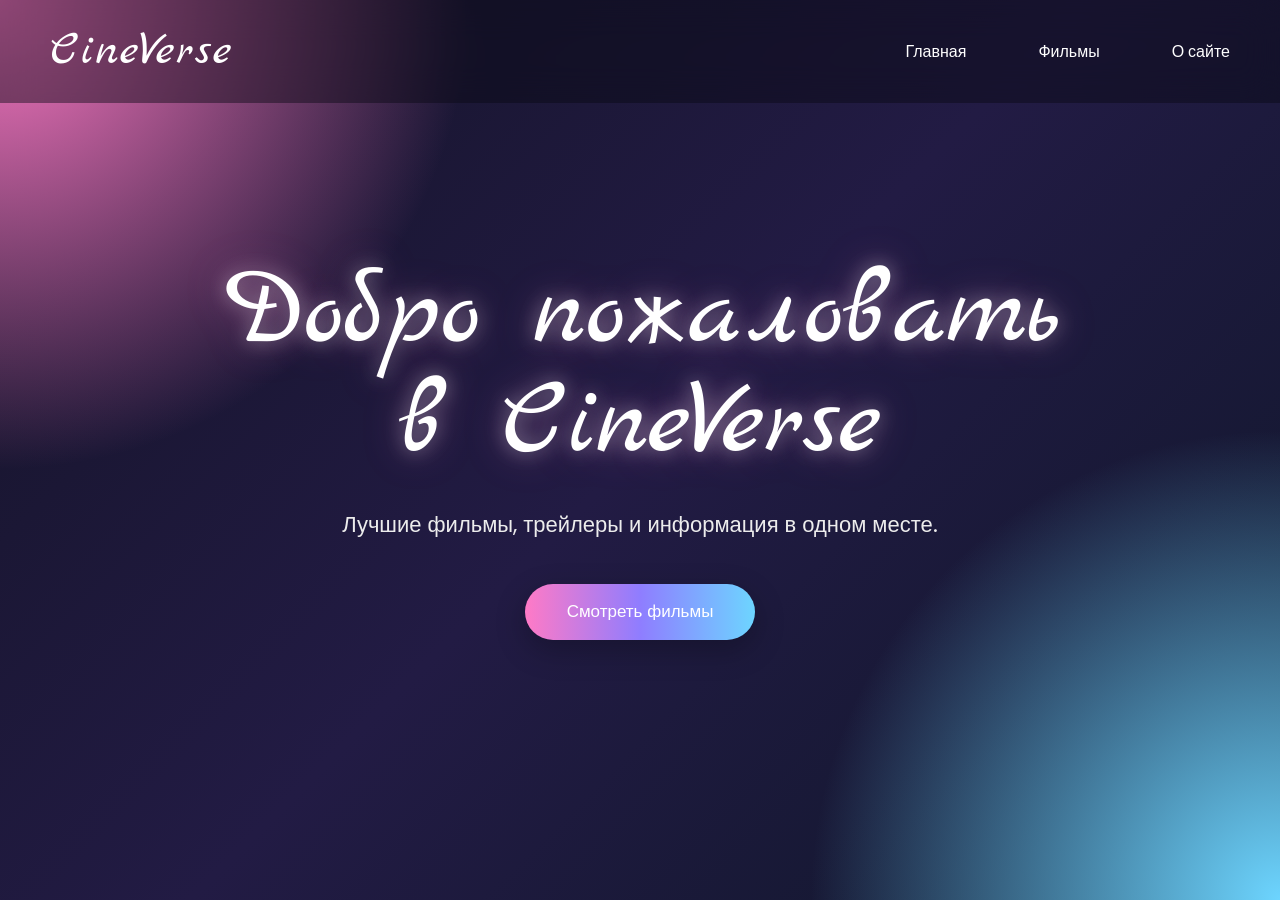
<file: index.html>
<!DOCTYPE html>

<html lang="ru">

<head>

<meta charset="UTF-8">

<meta name="viewport" content="width=device-width, initial-scale=1.0">

<title>CineVerse</title>



<link rel="stylesheet" href="style.css">

</head>



<body>



<header>



<div class="logo">CineVerse</div>



<nav>

    <a href="index.html">Главная</a>

    <a href="movies.html">Фильмы</a>

    <a href="about.html">О сайте</a>

</nav>



</header>



<section class="hero">



<div class="hero-content">



<h1>Добро пожаловать в CineVerse</h1>



<p>

Лучшие фильмы, трейлеры и информация

в одном месте.

</p>



<a href="movies.html">

<button>Смотреть фильмы</button>

</a>



</div>



</section>



</body>

</html>
</file>
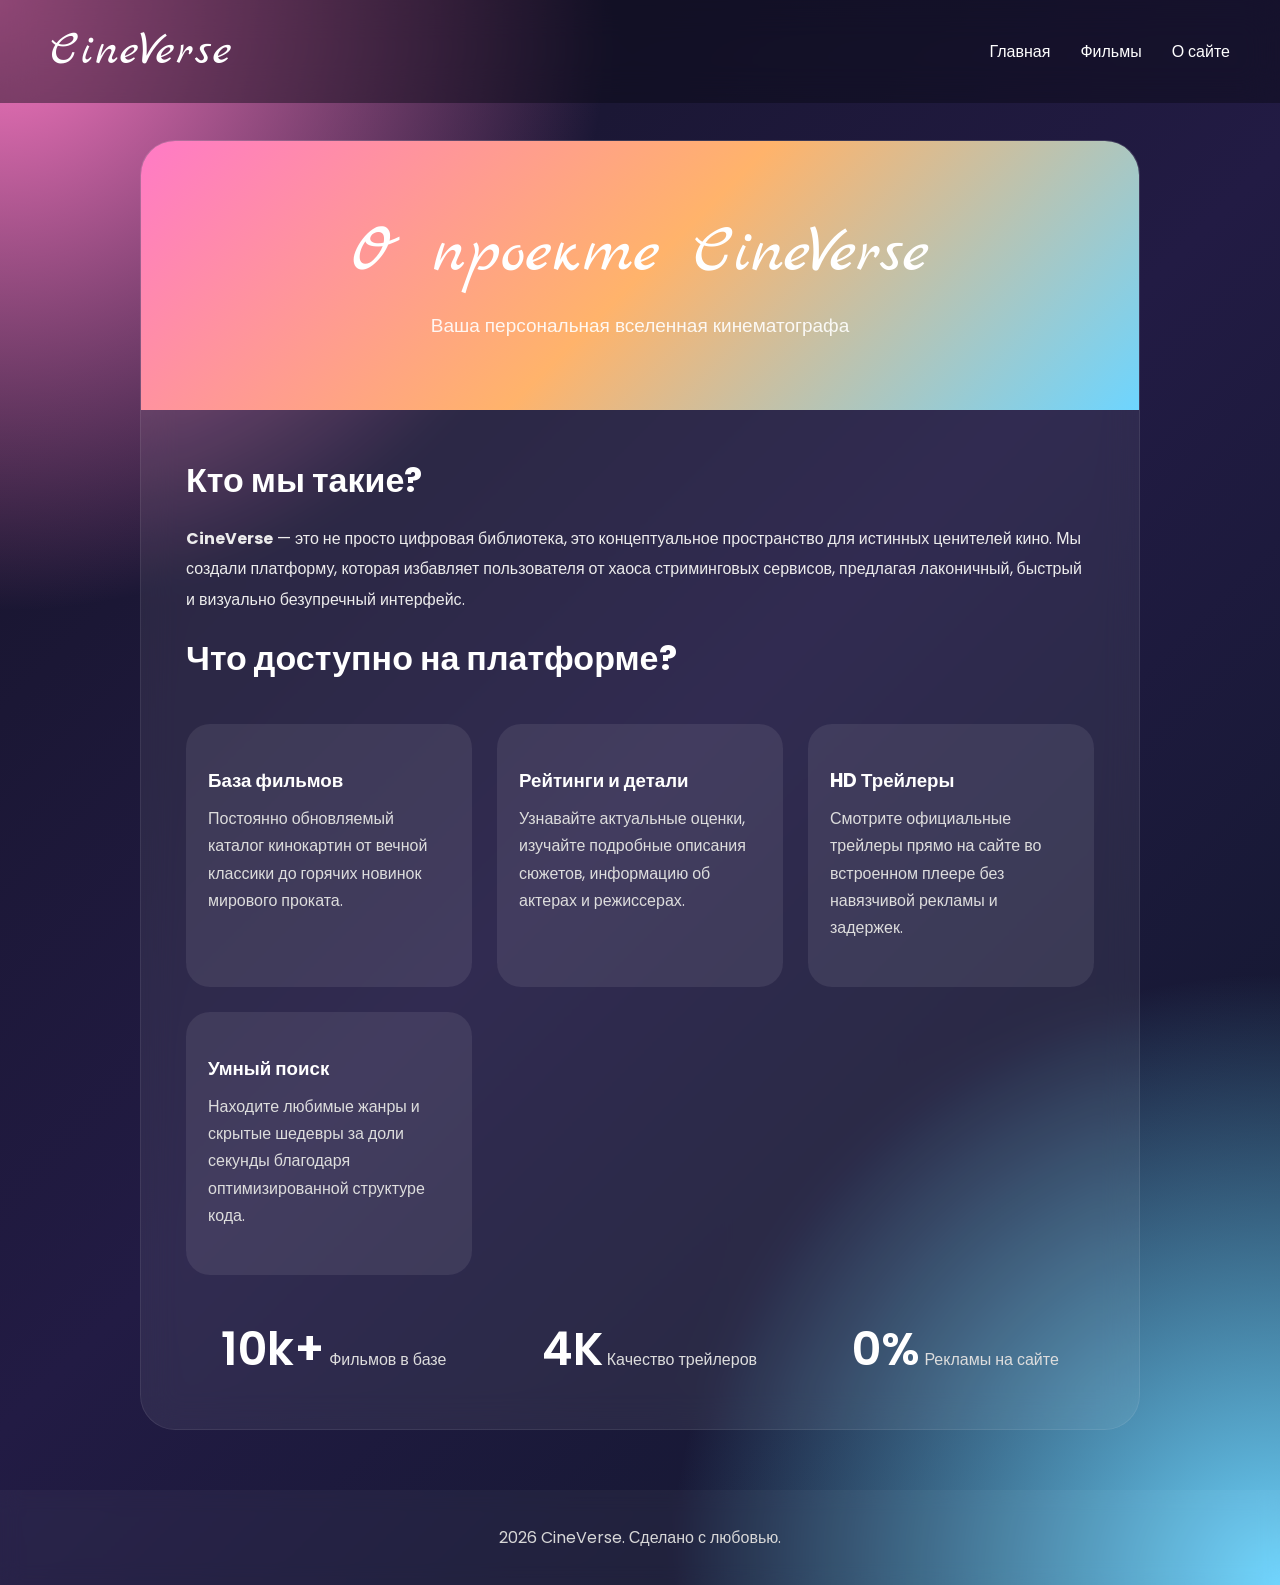
<file: about.html>
<!DOCTYPE html>
<html lang="ru">
<head>
    <meta charset="UTF-8">
    <meta name="viewport" content="width=device-width, initial-scale=1.0">
    <title>О сайте | CineVerse</title>
    <link rel="stylesheet" href="style.css">
</head>
<body>

<header>
    <div class="logo">CineVerse</div>
    <nav>
        <a href="index.html">Главная</a>
        <a href="movies.html">Фильмы</a>
        <a href="about.html">О сайте</a>
    </nav>
</header>

<div class="about-page">
    <div class="about-hero-banner">
        <div class="banner-glow"></div>
        <h1>О проекте CineVerse</h1>
        <p class="subtitle">Ваша персональная вселенная кинематографа</p>
    </div>

    <div class="about-content-wrapper">
        <div class="about-description">
            <h2>Кто мы такие?</h2>
            <p>
                <strong>CineVerse</strong> — это не просто цифровая библиотека, это концептуальное пространство для истинных ценителей кино. Мы создали платформу, которая избавляет пользователя от хаоса стриминговых сервисов, предлагая лаконичный, быстрый и визуально безупречный интерфейс.
            </p>
        </div>

        <h2>Что доступно на платформе?</h2>
        <div class="features-grid">
            <div class="feature-card">
                <div class="feature-icon"> </div>
                <h3>База фильмов</h3>
                <p>Постоянно обновляемый каталог кинокартин от вечной классики до горячих новинок мирового проката.</p>
            </div>
            <div class="feature-card">
                <div class="feature-icon"> </div>
                <h3>Рейтинги и детали</h3>
                <p>Узнавайте актуальные оценки, изучайте подробные описания сюжетов, информацию об актерах и режиссерах.</p>
            </div>
            <div class="feature-card">
                <div class="feature-icon"> </div>
                <h3>HD Трейлеры</h3>
                <p>Смотрите официальные трейлеры прямо на сайте во встроенном плеере без навязчивой рекламы и задержек.</p>
            </div>
            <div class="feature-card">
                <div class="feature-icon"> </div>
                <h3>Умный поиск</h3>
                <p>Находите любимые жанры и скрытые шедевры за доли секунды благодаря оптимизированной структуре кода.</p>
            </div>
        </div>

        <div class="about-stats">
            <div class="stat-item">
                <span class="stat-number">10k+</span>
                <span class="stat-label">Фильмов в базе</span>
            </div>
            <div class="stat-item">
                <span class="stat-number">4K</span>
                <span class="stat-label">Качество трейлеров</span>
            </div>
            <div class="stat-item">
                <span class="stat-number">0%</span>
                <span class="stat-label">Рекламы на сайте</span>
            </div>
        </div>
    </div>
</div>

<footer>
    <p> 2026 CineVerse. Сделано с любовью.</p>
</footer>

</body>
</html>
</file>
<file: style.css>
@import url('https://fonts.googleapis.com/css2?family=Marck+Script&family=Poppins:wght@300;400;500;600&display=swap');

*{
    margin:0;
    padding:0;
    box-sizing:border-box;
}

html{
    scroll-behavior:smooth;
}

body{
    font-family:'Poppins',sans-serif;
    color:#fff;
    overflow-x:hidden;
    min-height:100vh;
    background:
    radial-gradient(circle at top left,#ff7ac6 0%,transparent 30%),
    radial-gradient(circle at bottom right,#6dd5ff 0%,transparent 30%),
    linear-gradient(135deg,#141326,#221b44,#0f172a);
}

body::before{
    content:'';
    position:fixed;
    inset:0;
    background:
    url('https://www.transparenttextures.com/patterns/stardust.png');
    opacity:0.12;
    pointer-events:none;
}

header{
    position:fixed;
    top:0;
    left:0;
    width:100%;
    display:flex;
    justify-content:space-between;
    align-items:center;
    padding:22px 50px;
    background:rgba(10,10,20,0.45);
    backdrop-filter:blur(18px);
    z-index:1000;
}

.logo{
    font-family:'Marck Script',cursive;
    font-size:48px;
    color:#fff;
    letter-spacing:2px;
    transition:0.4s;
}

.logo:hover{
    transform:rotate(-2deg) scale(1.04);
}

nav{
    display:flex;
    gap:30px;
}

nav a{
    text-decoration:none;
    color:#fff;
    font-size:16px;
    position:relative;
    transition:0.3s;
}

nav a::after{
    content:'';
    position:absolute;
    left:0;
    bottom:-6px;
    width:0%;
    height:2px;
    background:#ff9de2;
    transition:0.4s;
}

nav a:hover{
    color:#ffb3ea;
}

nav a:hover::after{
    width:100%;
}

.hero{
    min-height:100vh;
    display:flex;
    justify-content:center;
    align-items:center;
    text-align:center;
    padding:40px;
    position:relative;
}

.hero-content{
    max-width:900px;
    animation:show 1.4s ease;
}

.hero h1{
    font-family:'Marck Script',cursive;
    font-size:110px;
    font-weight:normal;
    line-height:1;
    margin-bottom:25px;
    color:#fff;
    text-shadow:
    0 0 20px rgba(255,255,255,0.4),
    0 0 40px rgba(255,120,200,0.35);
}

.hero p{
    font-size:22px;
    color:#ececec;
    line-height:1.8;
    margin-bottom:40px;
}

.hero button{
    border:none;
    padding:18px 42px;
    border-radius:60px;
    font-size:17px;
    cursor:pointer;
    color:white;
    background:linear-gradient(90deg,#ff7ac6,#8f7dff,#6dd5ff);
    transition:0.4s;
    box-shadow:0 10px 30px rgba(0,0,0,0.25);
}

.hero button:hover{
    transform:translateY(-5px);
    box-shadow:0 15px 40px rgba(255,150,220,0.35);
}

.movies-page{
    padding:150px 50px 60px;
}

.movies-page h1{
    font-family:'Marck Script',cursive;
    font-size:72px;
    margin-bottom:45px;
    text-align:center;
}

.movies-grid{
    display:grid;
    grid-template-columns:repeat(auto-fit,minmax(260px,1fr));
    gap:35px;
}

.movie-card{
    position:relative;
    overflow:hidden;
    border-radius:28px;
    text-decoration:none;
    color:white;
    background:rgba(255,255,255,0.06);
    border:1px solid rgba(255,255,255,0.08);
    backdrop-filter:blur(16px);
    transition:0.45s ease;
}

.movie-card:hover{
    transform:translateY(-10px) rotate(-1deg);
    box-shadow:
    0 20px 40px rgba(0,0,0,0.25),
    0 0 25px rgba(255,140,220,0.25);
}

.movie-card img{
    width:100%;
    height:390px;
    object-fit:cover;
    transition:0.6s ease;
}

.movie-card:hover img{
    transform:scale(1.08);
}

.movie-card h3{
    font-family:'Marck Script',cursive;
    font-size:38px;
    font-weight:normal;
    padding:20px 20px 10px;
}

.movie-card p{
    padding:0 20px 25px;
    line-height:1.7;
    color:#dddddd;
    font-size:15px;
}

.movie-page{
    padding:150px 50px 50px;
    display:flex;
    flex-wrap:wrap;
    gap:50px;
}

.movie-poster{
    width:340px;
    border-radius:30px;
    object-fit:cover;
    box-shadow:0 20px 45px rgba(0,0,0,0.35);
}

.movie-info{
    flex:1;
    min-width:320px;
    background:rgba(255,255,255,0.06);
    border:1px solid rgba(255,255,255,0.08);
    backdrop-filter:blur(18px);
    border-radius:35px;
    padding:40px;
    animation:show 1s ease;
}

.movie-info h1{
    font-family:'Marck Script',cursive;
    font-size:72px;
    font-weight:normal;
    margin-bottom:25px;
}

.movie-info p{
    font-size:18px;
    line-height:1.9;
    margin-bottom:18px;
    color:#f1f1f1;
}

.watch-btn{
    display:inline-block;
    margin-top:18px;
    padding:18px 34px;
    border-radius:50px;
    text-decoration:none;
    color:#fff;
    background:linear-gradient(90deg,#ff7ac6,#6dd5ff);
    transition:0.4s;
}

.watch-btn:hover{
    transform:scale(1.05);
    box-shadow:0 10px 35px rgba(109,213,255,0.35);
}

iframe{
    width:100%;
    height:430px;
    border:none;
    border-radius:28px;
    margin-top:35px;
    box-shadow:0 20px 40px rgba(0,0,0,0.25);
}

.about-page{
    max-width:1000px;
    margin:140px auto 60px;
    background:rgba(255,255,255,0.07);
    border:1px solid rgba(255,255,255,0.08);
    backdrop-filter:blur(18px);
    border-radius:35px;
    overflow:hidden;
}

.about-hero-banner{
    padding:70px 40px;
    text-align:center;
    background:
    linear-gradient(135deg,#ff7ac6,#ffb36b,#6dd5ff);
}

.about-hero-banner h1{
    font-family:'Marck Script',cursive;
    font-size:68px;
    font-weight:normal;
    margin-bottom:15px;
}

.subtitle{
    font-size:19px;
    color:rgba(255,255,255,0.9);
}

.about-content-wrapper{
    padding:45px;
}

.about-content-wrapper h2{
    font-size:34px;
    margin-bottom:18px;
    color:#fff;
}

.about-content-wrapper p{
    line-height:1.9;
    margin-bottom:18px;
    color:#ececec;
}

.features-grid{
    display:grid;
    grid-template-columns:repeat(auto-fit,minmax(220px,1fr));
    gap:25px;
    margin:40px 0;
}

.feature-card{
    background:rgba(255,255,255,0.08);
    border-radius:24px;
    padding:28px 22px;
    transition:0.4s;
}

.feature-card:hover{
    transform:translateY(-8px);
    background:rgba(255,255,255,0.12);
}

.feature-icon{
    font-size:42px;
    margin-bottom:14px;
}

.feature-card h3{
    margin-bottom:10px;
}

.feature-card p{
    color:#ddd;
    line-height:1.7;
}

.about-stats{
    display:flex;
    justify-content:space-around;
    flex-wrap:wrap;
    gap:25px;
    margin-top:30px;
}

.stat-item{
    text-align:center;
}

.stat-number{
    font-size:46px;
    font-weight:600;
}

.stat-label{
    margin-top:8px;
    color:#ddd;
}

footer{
    margin-top:60px;
    padding:35px;
    text-align:center;
    color:#d7d7d7;
    background:rgba(255,255,255,0.04);
    backdrop-filter:blur(10px);
}

@keyframes show{
    from{
        opacity:0;
        transform:translateY(40px);
    }

    to{
        opacity:1;
        transform:translateY(0);
    }
}

@media(max-width:768px){

    header{
        flex-direction:column;
        gap:15px;
        padding:18px 20px;
    }

    .logo{
        font-size:38px;
    }

    nav{
        gap:18px;
        flex-wrap:wrap;
        justify-content:center;
    }

    .hero h1{
        font-size:68px;
    }

    .hero p{
        font-size:18px;
    }

    .movies-page,
    .movie-page{
        padding:140px 20px 40px;
    }

    .movie-page{
        flex-direction:column;
        align-items:center;
    }

    .movie-poster{
        width:100%;
        max-width:320px;
    }

    .movie-info{
        width:100%;
        padding:25px;
    }

    .movie-info h1{
        font-size:50px;
    }

    iframe{
        height:240px;
    }

    .about-page{
        margin:130px 15px 40px;
    }

    .about-hero-banner h1{
        font-size:48px;
    }

    .about-content-wrapper{
        padding:28px;
    }

    .about-stats{
        flex-direction:column;
    }

}
</file>
